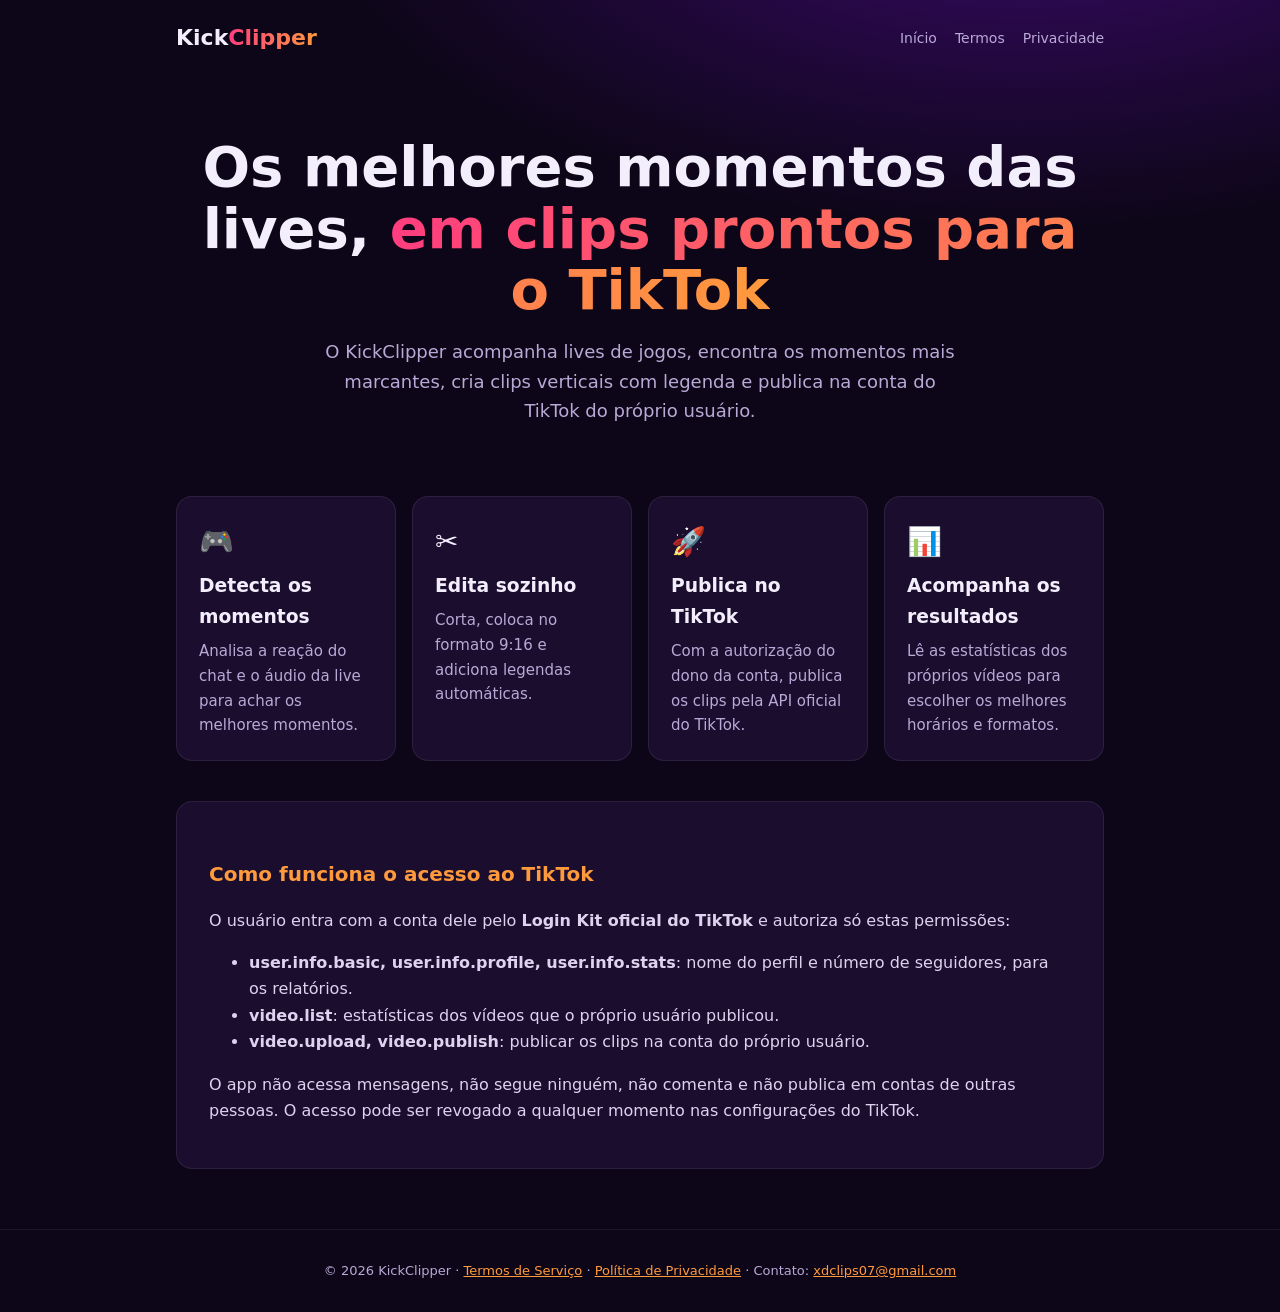
<file: index.html>
<!doctype html>
<html lang="pt-br"><head><meta charset="utf-8"><meta name="viewport" content="width=device-width,initial-scale=1">
<title>KickClipper</title>
<meta name="description" content="Ferramenta que transforma os melhores momentos de lives de jogos em clips verticais para o TikTok.">
<link rel="stylesheet" href="style.css"></head><body>
<header><a class="logo" href="index.html">Kick<span>Clipper</span></a>
<nav><a href="index.html">Início</a><a href="termos.html">Termos</a><a href="privacidade.html">Privacidade</a></nav></header>
<main>
<section class="hero"><h1>Os melhores momentos das lives, <span class="grad">em clips prontos para o TikTok</span></h1>
<p>O KickClipper acompanha lives de jogos, encontra os momentos mais marcantes, cria clips verticais com legenda e publica na conta do TikTok do próprio usuário.</p></section>
<section class="grid">
<div class="card"><div class="ico">🎮</div><h3>Detecta os momentos</h3><p>Analisa a reação do chat e o áudio da live para achar os melhores momentos.</p></div>
<div class="card"><div class="ico">✂️</div><h3>Edita sozinho</h3><p>Corta, coloca no formato 9:16 e adiciona legendas automáticas.</p></div>
<div class="card"><div class="ico">🚀</div><h3>Publica no TikTok</h3><p>Com a autorização do dono da conta, publica os clips pela API oficial do TikTok.</p></div>
<div class="card"><div class="ico">📊</div><h3>Acompanha os resultados</h3><p>Lê as estatísticas dos próprios vídeos para escolher os melhores horários e formatos.</p></div>
</section>
<section class="doc"><h2>Como funciona o acesso ao TikTok</h2>
<p>O usuário entra com a conta dele pelo <b>Login Kit oficial do TikTok</b> e autoriza só estas permissões:</p>
<ul><li><b>user.info.basic, user.info.profile, user.info.stats</b>: nome do perfil e número de seguidores, para os relatórios.</li>
<li><b>video.list</b>: estatísticas dos vídeos que o próprio usuário publicou.</li>
<li><b>video.upload, video.publish</b>: publicar os clips na conta do próprio usuário.</li></ul>
<p>O app não acessa mensagens, não segue ninguém, não comenta e não publica em contas de outras pessoas. O acesso pode ser revogado a qualquer momento nas configurações do TikTok.</p></section>
</main>
<footer>© 2026 KickClipper · <a href="termos.html">Termos de Serviço</a> · <a href="privacidade.html">Política de Privacidade</a> · Contato: <a href="mailto:xdclips07@gmail.com">xdclips07@gmail.com</a></footer>
</body></html>
</file>
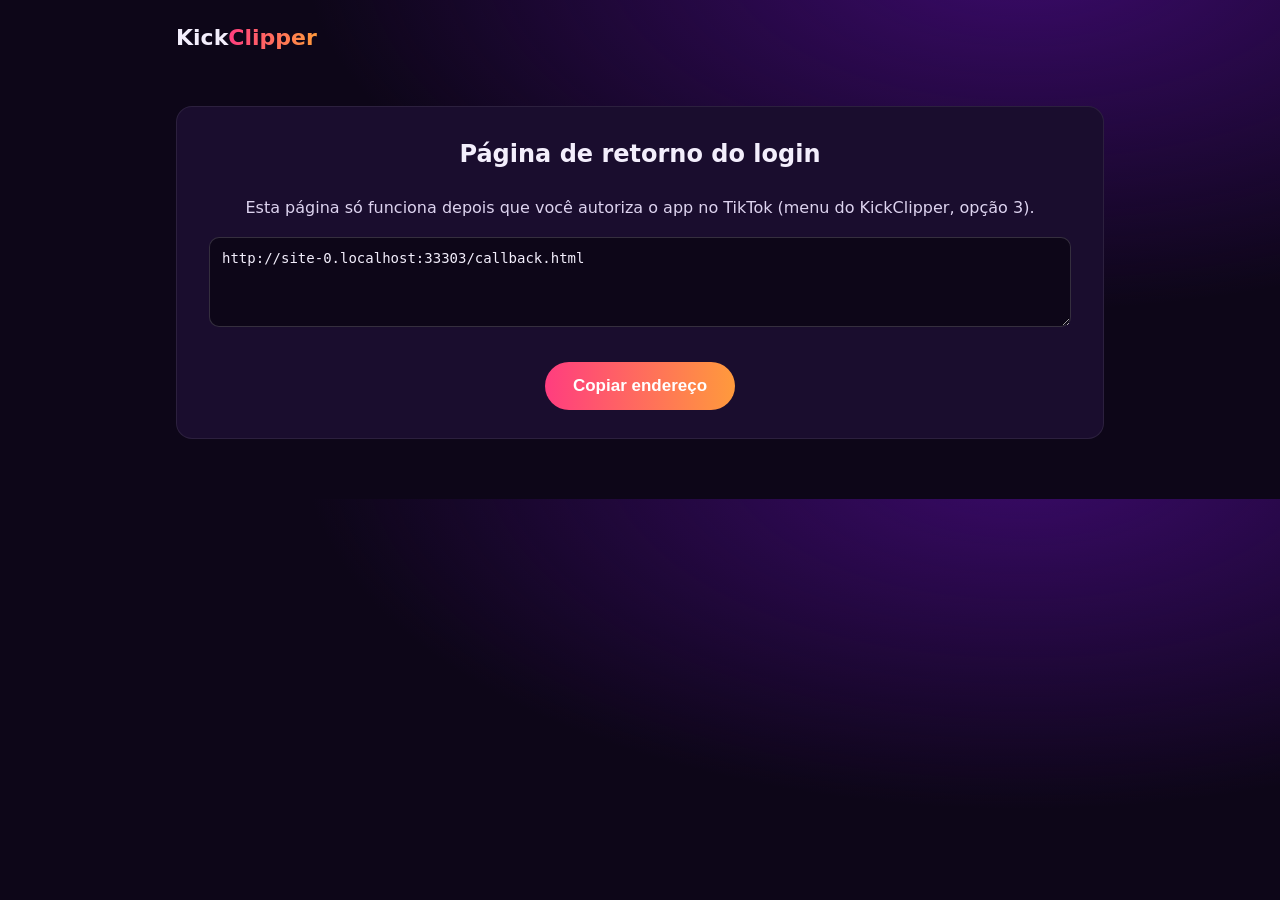
<file: callback.html>
<!doctype html>
<html lang="pt-br"><head><meta charset="utf-8"><meta name="viewport" content="width=device-width,initial-scale=1">
<title>Conectar conta · KickClipper</title><meta name="robots" content="noindex"><link rel="stylesheet" href="style.css"></head><body>
<header><a class="logo" href="index.html">Kick<span>Clipper</span></a></header>
<main><article class="doc" style="text-align:center">
<h1 id="h">✅ Quase lá!</h1>
<p id="p">Clique no botão para copiar o endereço e cole na janela preta do KickClipper (botão direito → colar → Enter).</p>
<textarea id="u" rows="4" readonly></textarea><br><br>
<button class="btn" id="b">Copiar endereço</button>
</article></main>
<script>
var u = document.getElementById('u'), b = document.getElementById('b'), q = new URLSearchParams(location.search);
u.value = location.href;
if (q.get('error')) {
  document.getElementById('h').textContent = '❌ Autorização recusada';
  document.getElementById('p').textContent = 'Motivo: ' + (q.get('error_description') || q.get('error')) + '. Tente de novo pelo menu do KickClipper.';
} else if (!q.get('code')) {
  document.getElementById('h').textContent = 'Página de retorno do login';
  document.getElementById('p').textContent = 'Esta página só funciona depois que você autoriza o app no TikTok (menu do KickClipper, opção 3).';
}
b.onclick = function () {
  u.select();
  try { navigator.clipboard.writeText(u.value); } catch (e) { document.execCommand('copy'); }
  b.textContent = 'Copiado! ✔';
};
</script>
</body></html>
</file>
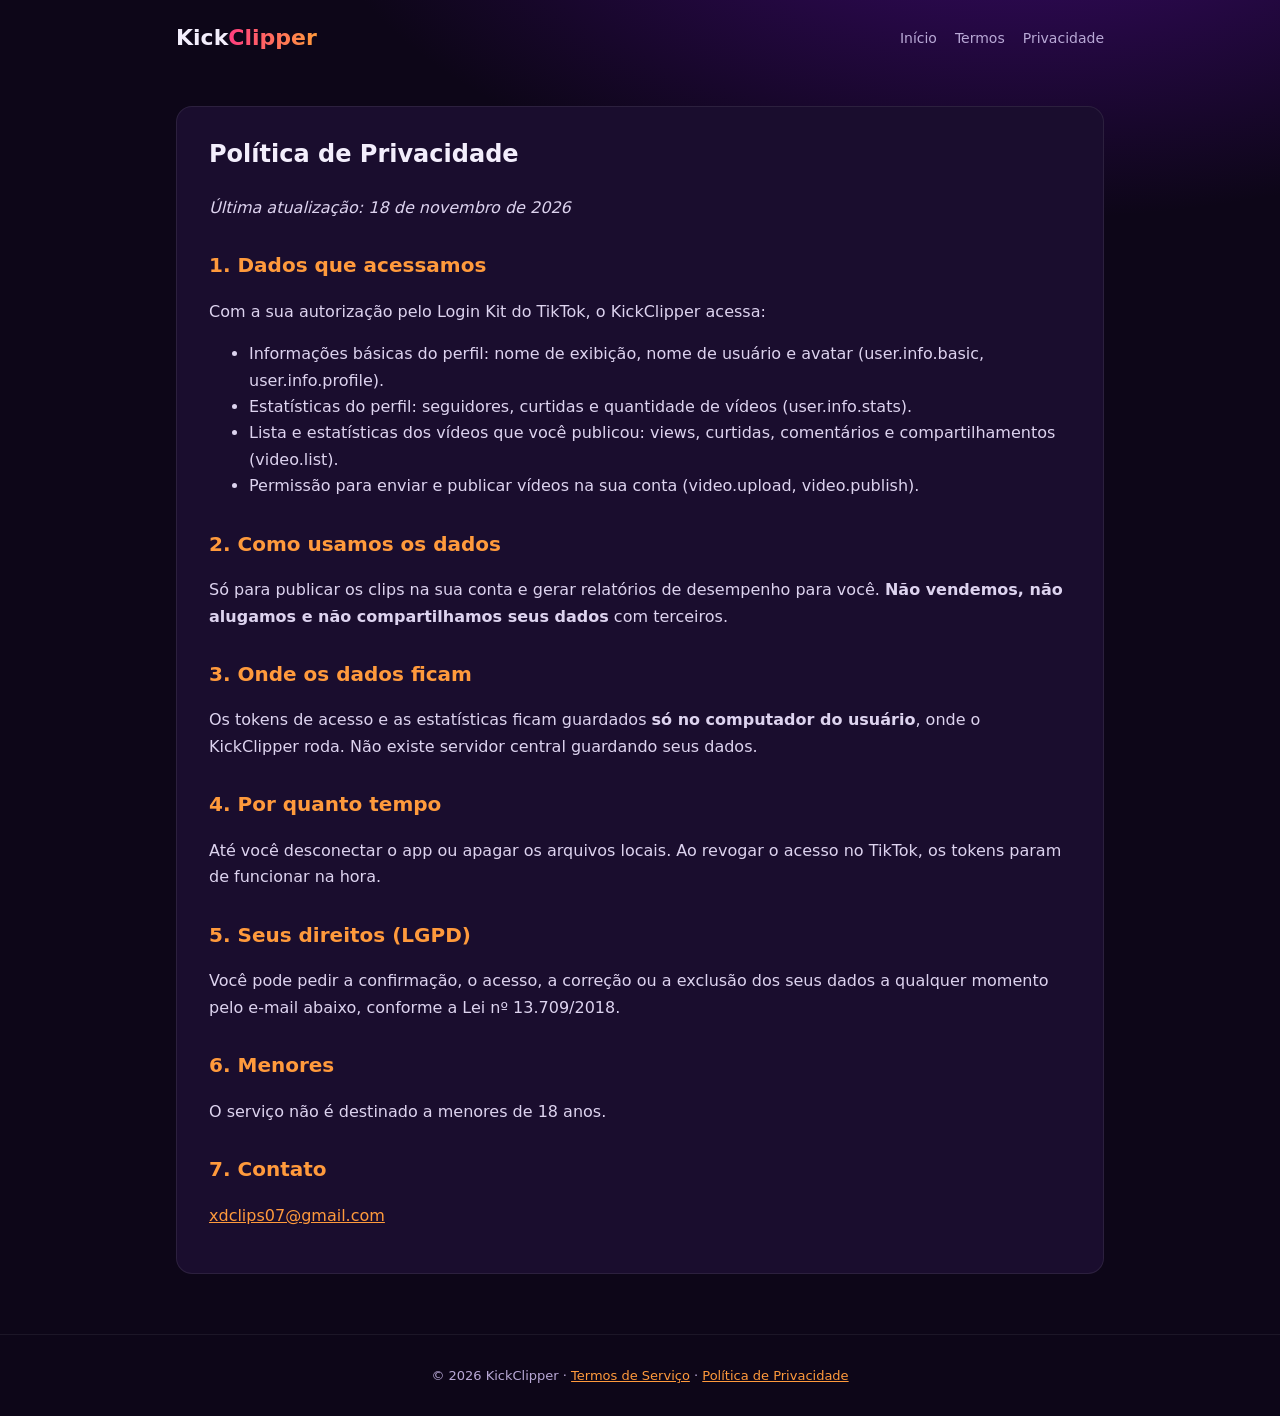
<file: privacidade.html>
<!doctype html>
<html lang="pt-br"><head><meta charset="utf-8"><meta name="viewport" content="width=device-width,initial-scale=1">
<title>Política de Privacidade · KickClipper</title><link rel="stylesheet" href="style.css"></head><body>
<header><a class="logo" href="index.html">Kick<span>Clipper</span></a>
<nav><a href="index.html">Início</a><a href="termos.html">Termos</a><a href="privacidade.html">Privacidade</a></nav></header>
<main><article class="doc">
<h1>Política de Privacidade</h1><p><i>Última atualização: 18 de novembro de 2026</i></p>
<h2>1. Dados que acessamos</h2><p>Com a sua autorização pelo Login Kit do TikTok, o KickClipper acessa:</p><ul>
<li>Informações básicas do perfil: nome de exibição, nome de usuário e avatar (user.info.basic, user.info.profile).</li>
<li>Estatísticas do perfil: seguidores, curtidas e quantidade de vídeos (user.info.stats).</li>
<li>Lista e estatísticas dos vídeos que você publicou: views, curtidas, comentários e compartilhamentos (video.list).</li>
<li>Permissão para enviar e publicar vídeos na sua conta (video.upload, video.publish).</li></ul>
<h2>2. Como usamos os dados</h2><p>Só para publicar os clips na sua conta e gerar relatórios de desempenho para você. <b>Não vendemos, não alugamos e não compartilhamos seus dados</b> com terceiros.</p>
<h2>3. Onde os dados ficam</h2><p>Os tokens de acesso e as estatísticas ficam guardados <b>só no computador do usuário</b>, onde o KickClipper roda. Não existe servidor central guardando seus dados.</p>
<h2>4. Por quanto tempo</h2><p>Até você desconectar o app ou apagar os arquivos locais. Ao revogar o acesso no TikTok, os tokens param de funcionar na hora.</p>
<h2>5. Seus direitos (LGPD)</h2><p>Você pode pedir a confirmação, o acesso, a correção ou a exclusão dos seus dados a qualquer momento pelo e-mail abaixo, conforme a Lei nº 13.709/2018.</p>
<h2>6. Menores</h2><p>O serviço não é destinado a menores de 18 anos.</p>
<h2>7. Contato</h2><p><a href="mailto:xdclips07@gmail.com">xdclips07@gmail.com</a></p>
</article></main>
<footer>© 2026 KickClipper · <a href="termos.html">Termos de Serviço</a> · <a href="privacidade.html">Política de Privacidade</a></footer>
</body></html>
</file>
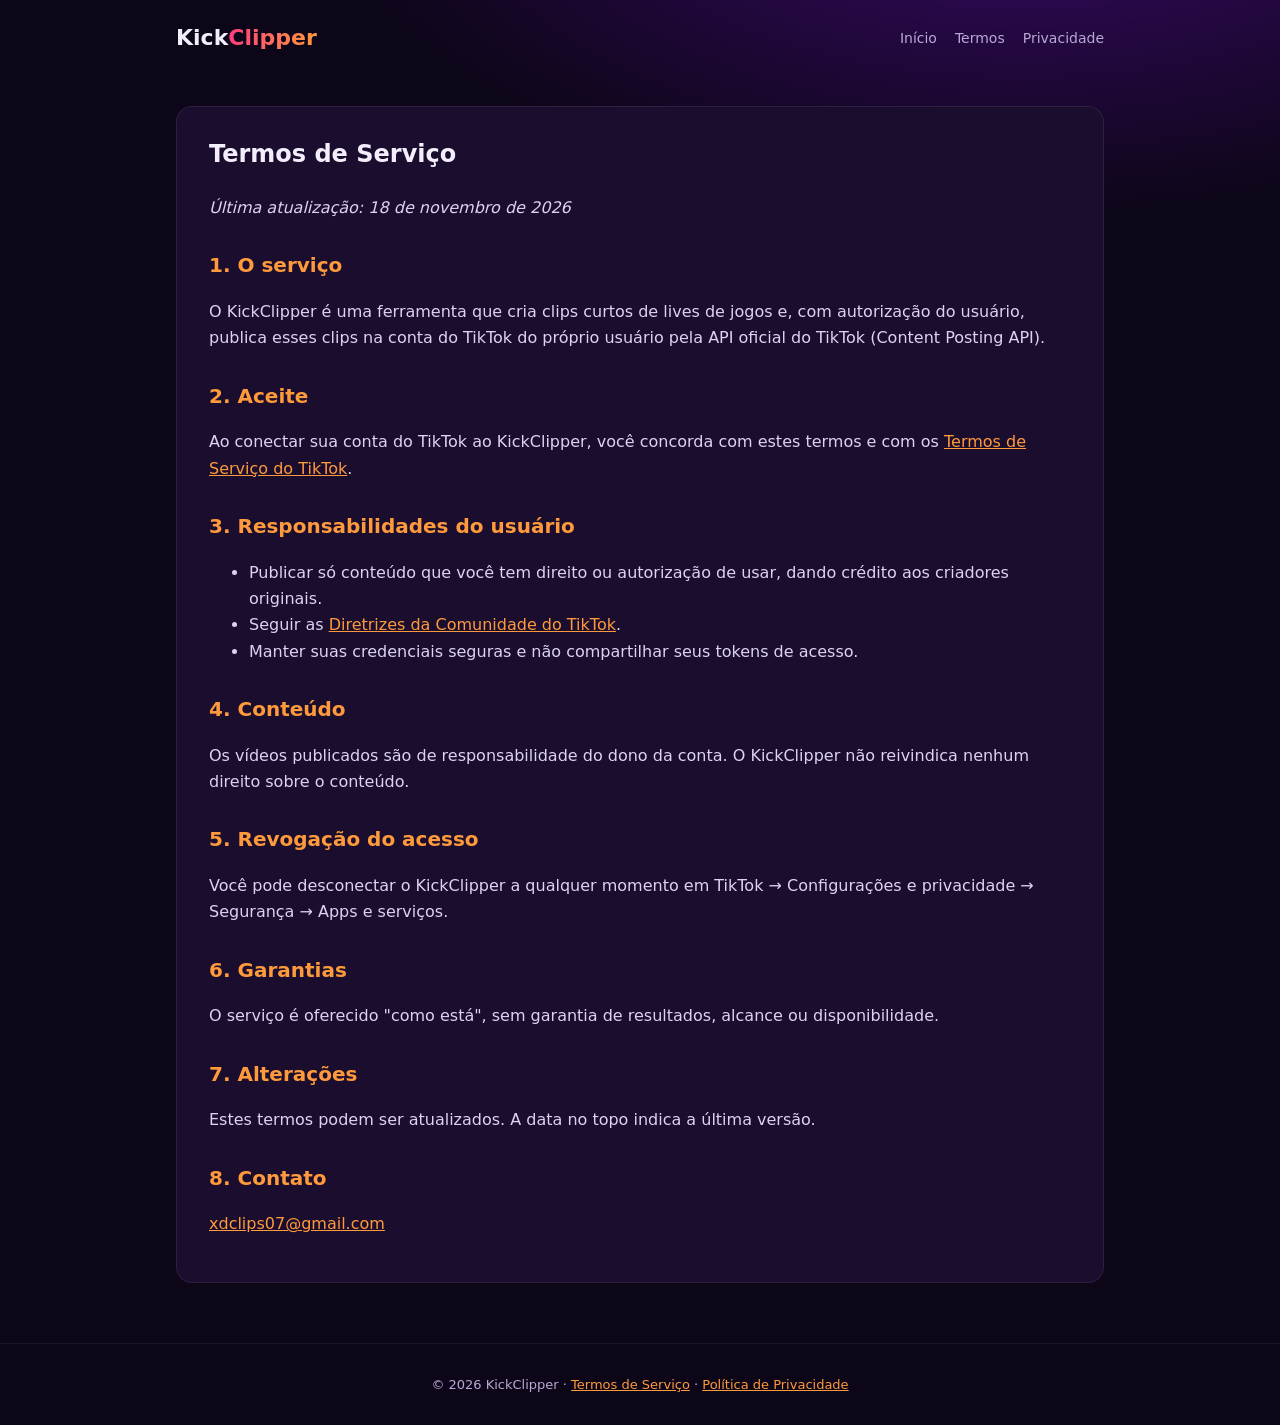
<file: termos.html>
<!doctype html>
<html lang="pt-br"><head><meta charset="utf-8"><meta name="viewport" content="width=device-width,initial-scale=1">
<title>Termos de Serviço · KickClipper</title><link rel="stylesheet" href="style.css"></head><body>
<header><a class="logo" href="index.html">Kick<span>Clipper</span></a>
<nav><a href="index.html">Início</a><a href="termos.html">Termos</a><a href="privacidade.html">Privacidade</a></nav></header>
<main><article class="doc">
<h1>Termos de Serviço</h1><p><i>Última atualização: 18 de novembro de 2026</i></p>
<h2>1. O serviço</h2><p>O KickClipper é uma ferramenta que cria clips curtos de lives de jogos e, com autorização do usuário, publica esses clips na conta do TikTok do próprio usuário pela API oficial do TikTok (Content Posting API).</p>
<h2>2. Aceite</h2><p>Ao conectar sua conta do TikTok ao KickClipper, você concorda com estes termos e com os <a href="https://www.tiktok.com/legal/terms-of-service">Termos de Serviço do TikTok</a>.</p>
<h2>3. Responsabilidades do usuário</h2><ul>
<li>Publicar só conteúdo que você tem direito ou autorização de usar, dando crédito aos criadores originais.</li>
<li>Seguir as <a href="https://www.tiktok.com/community-guidelines">Diretrizes da Comunidade do TikTok</a>.</li>
<li>Manter suas credenciais seguras e não compartilhar seus tokens de acesso.</li></ul>
<h2>4. Conteúdo</h2><p>Os vídeos publicados são de responsabilidade do dono da conta. O KickClipper não reivindica nenhum direito sobre o conteúdo.</p>
<h2>5. Revogação do acesso</h2><p>Você pode desconectar o KickClipper a qualquer momento em TikTok → Configurações e privacidade → Segurança → Apps e serviços.</p>
<h2>6. Garantias</h2><p>O serviço é oferecido "como está", sem garantia de resultados, alcance ou disponibilidade.</p>
<h2>7. Alterações</h2><p>Estes termos podem ser atualizados. A data no topo indica a última versão.</p>
<h2>8. Contato</h2><p><a href="mailto:xdclips07@gmail.com">xdclips07@gmail.com</a></p>
</article></main>
<footer>© 2026 KickClipper · <a href="termos.html">Termos de Serviço</a> · <a href="privacidade.html">Política de Privacidade</a></footer>
</body></html>
</file>
<file: style.css>
:root{--bg:#0d0618;--card:#1a0d2e;--txt:#f3eefc;--mut:#b9a9d6;--pink:#ff3d7f;--orange:#ff9a3c;--purple:#7b2ff7}
*{box-sizing:border-box}
body{margin:0;background:radial-gradient(1200px 600px at 80% -10%,#3b0a6b 0,transparent 60%),var(--bg);color:var(--txt);font:16px/1.65 system-ui,-apple-system,"Segoe UI",Roboto,sans-serif}
a{color:var(--orange)}
header{display:flex;justify-content:space-between;align-items:center;flex-wrap:wrap;gap:8px;max-width:960px;margin:auto;padding:20px 16px}
.logo{font-weight:900;font-size:22px;text-decoration:none;color:var(--txt)}
.logo span,.grad{background:linear-gradient(90deg,var(--pink),var(--orange));-webkit-background-clip:text;background-clip:text;color:transparent}
nav a{color:var(--mut);text-decoration:none;margin-left:18px;font-size:14px}
nav a:hover{color:var(--txt)}
main{max-width:960px;margin:auto;padding:0 16px 60px}
.hero{padding:60px 0 30px;text-align:center}
.hero h1{font-size:clamp(32px,6vw,56px);line-height:1.1;margin:0 0 16px;font-weight:900}
.hero p{color:var(--mut);font-size:18px;max-width:640px;margin:auto}
.grid{display:grid;grid-template-columns:repeat(auto-fit,minmax(200px,1fr));gap:16px;margin:40px 0}
.card,.doc{background:var(--card);border:1px solid #ffffff14;border-radius:16px}
.card{padding:22px}.card h3{margin:6px 0}.card p{color:var(--mut);margin:0;font-size:15px}
.ico{font-size:28px}
.doc{padding:28px 32px;margin-top:30px}
.doc h1{margin-top:0}.doc h2{font-size:20px;margin-top:28px;color:var(--orange)}
.doc p,.doc li{color:#ddd3ef}
.btn{display:inline-block;background:linear-gradient(90deg,var(--pink),var(--orange));color:#fff;border:0;border-radius:999px;padding:14px 28px;font-weight:800;font-size:17px;cursor:pointer}
textarea{width:100%;background:var(--bg);color:var(--txt);border:1px solid #ffffff2a;border-radius:10px;padding:12px;font:14px monospace}
footer{text-align:center;color:var(--mut);font-size:13px;padding:30px 16px;border-top:1px solid #ffffff10}
@media(max-width:560px){nav a{margin:0 12px 0 0}.doc{padding:20px}}
</file>
